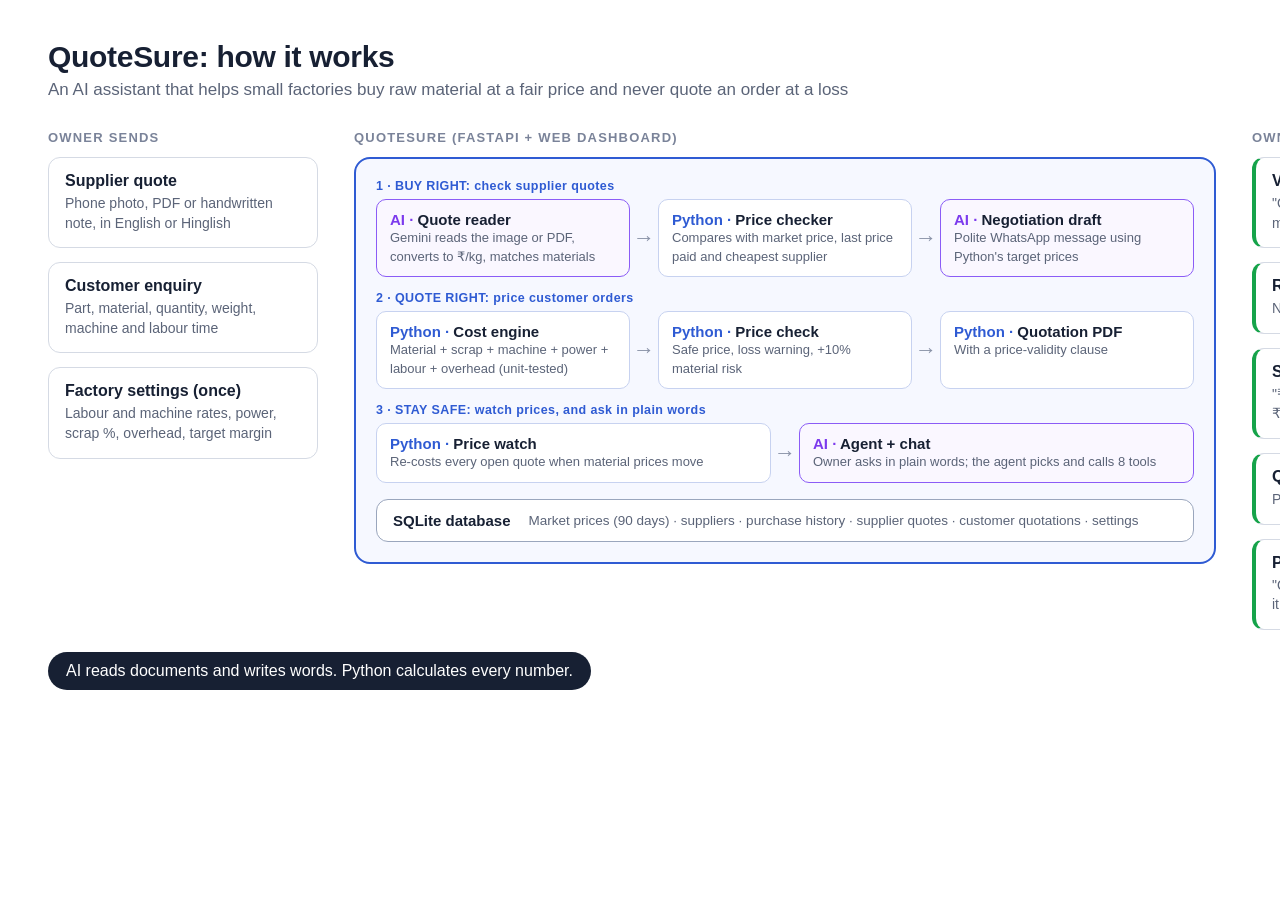
<file: docs/architecture.html>
<!DOCTYPE html>
<html><head><meta charset="utf-8">
<style>
  * { box-sizing: border-box; margin: 0; padding: 0; }
  body { width: 1600px; background: #ffffff; font-family: Inter, "Helvetica Neue", Arial, sans-serif; color: #172033; }
  .frame { padding: 40px 48px 36px; }
  h1 { font-size: 30px; font-weight: 700; letter-spacing: -0.3px; }
  .sub { font-size: 17px; color: #5b6478; margin-top: 6px; }
  .grid { display: grid; grid-template-columns: 270px 1fr 300px; gap: 36px; margin-top: 30px; }
  .col-title { font-size: 13px; font-weight: 700; letter-spacing: 1.2px; text-transform: uppercase; color: #7a8399; margin-bottom: 12px; }
  .card { border: 1.5px solid #d5dae4; border-radius: 12px; padding: 14px 16px; background: #fff; }
  .card + .card { margin-top: 14px; }
  .card b { display: block; font-size: 16px; margin-bottom: 4px; }
  .card span { font-size: 14px; color: #5b6478; line-height: 1.4; }
  .backend { border: 2px solid #2f5bd3; border-radius: 16px; padding: 18px 20px 20px; background: #f6f8ff; position: relative; }
  .backend-title { font-size: 15px; font-weight: 700; color: #2f5bd3; margin-bottom: 14px; }
  .flow { display: flex; align-items: stretch; gap: 0; margin-bottom: 14px; }
  .step { flex: 1; border-radius: 10px; padding: 11px 13px; background: #fff; border: 1.5px solid #c7d2f0; }
  .step b { display: block; font-size: 15px; }
  .step span { font-size: 13px; color: #5b6478; line-height: 1.35; }
  .ai { border-color: #8b5cf6; background: #faf7ff; }
  .ai b::before { content: "AI · "; color: #7c3aed; }
  .py b::before { content: "Python · "; color: #2f5bd3; }
  .arrow { width: 28px; display: flex; align-items: center; justify-content: center; color: #8a93a8; font-size: 22px; }
  .flow-label { font-size: 12.5px; font-weight: 700; color: #2f5bd3; margin: 2px 0 6px; letter-spacing: .4px; }
  .planned { border-style: dashed; opacity: .75; }
  .db { margin-top: 16px; border: 1.5px solid #9aa6bd; border-radius: 12px; padding: 12px 16px; background: #fff; display: flex; gap: 18px; align-items: center; }
  .db b { font-size: 15px; white-space: nowrap; }
  .db span { font-size: 13.5px; color: #5b6478; }
  .out { border-left: 4px solid #16a34a; }
  .rule { margin-top: 22px; display: flex; justify-content: space-between; align-items: center; }
  .principle { font-size: 16px; background: #172033; color: #fff; padding: 10px 18px; border-radius: 999px; }
  .legend { font-size: 13.5px; color: #5b6478; display: flex; gap: 18px; }
  .sw { display: inline-block; width: 22px; height: 12px; border-radius: 3px; vertical-align: middle; margin-right: 6px; }
</style></head>
<body><div class="frame">
  <h1>QuoteSure: how it works</h1>
  <div class="sub">An AI assistant that helps small factories buy raw material at a fair price and never quote an order at a loss</div>

  <div class="grid">
    <div>
      <div class="col-title">Owner sends</div>
      <div class="card"><b>Supplier quote</b><span>Phone photo, PDF or handwritten note, in English or Hinglish</span></div>
      <div class="card"><b>Customer enquiry</b><span>Part, material, quantity, weight, machine and labour time</span></div>
      <div class="card"><b>Factory settings (once)</b><span>Labour and machine rates, power, scrap %, overhead, target margin</span></div>
    </div>

    <div>
      <div class="col-title">QuoteSure (FastAPI + web dashboard)</div>
      <div class="backend">
        <div class="flow-label">1 · BUY RIGHT: check supplier quotes</div>
        <div class="flow">
          <div class="step ai"><b>Quote reader</b><span>Gemini reads the image or PDF, converts to ₹/kg, matches materials</span></div>
          <div class="arrow">→</div>
          <div class="step py"><b>Price checker</b><span>Compares with market price, last price paid and cheapest supplier</span></div>
          <div class="arrow">→</div>
          <div class="step ai"><b>Negotiation draft</b><span>Polite WhatsApp message using Python's target prices</span></div>
        </div>

        <div class="flow-label">2 · QUOTE RIGHT: price customer orders</div>
        <div class="flow">
          <div class="step py"><b>Cost engine</b><span>Material + scrap + machine + power + labour + overhead (unit-tested)</span></div>
          <div class="arrow">→</div>
          <div class="step py"><b>Price check</b><span>Safe price, loss warning, +10% material risk</span></div>
          <div class="arrow">→</div>
          <div class="step py"><b>Quotation PDF</b><span>With a price-validity clause</span></div>
        </div>

        <div class="flow-label">3 · STAY SAFE: watch prices, and ask in plain words</div>
        <div class="flow">
          <div class="step py"><b>Price watch</b><span>Re-costs every open quote when material prices move</span></div>
          <div class="arrow">→</div>
          <div class="step ai"><b>Agent + chat</b><span>Owner asks in plain words; the agent picks and calls 8 tools</span></div>
        </div>

        <div class="db"><b>SQLite database</b><span>Market prices (90 days) · suppliers · purchase history · supplier quotes · customer quotations · settings</span></div>
      </div>
    </div>

    <div>
      <div class="col-title">Owner gets</div>
      <div class="card out"><b>Verdict + saving</b><span>"Overpriced: MS bar is 12% above market. Fair price saves ₹4,663."</span></div>
      <div class="card out"><b>Ready-to-send message</b><span>Negotiation text with exact target rates</span></div>
      <div class="card out"><b>Safe price</b><span>"₹120/pc loses ₹24,553. Quote ₹194.47/pc."</span></div>
      <div class="card out"><b>Quotation PDF</b><span>Professional quote for the customer</span></div>
      <div class="card out"><b>Price alerts</b><span>"Quote Q-0002 now loses ₹4,332. Revise it."</span></div>
    </div>
  </div>

  <div class="rule">
    <div class="principle">AI reads documents and writes words. Python calculates every number.</div>
    <div class="legend">
      <span><i class="sw" style="background:#faf7ff;border:1.5px solid #8b5cf6"></i>AI step (Gemini)</span>
      <span><i class="sw" style="background:#fff;border:1.5px solid #c7d2f0"></i>Python step</span>
          </div>
  </div>
</div></body></html>
</file>
